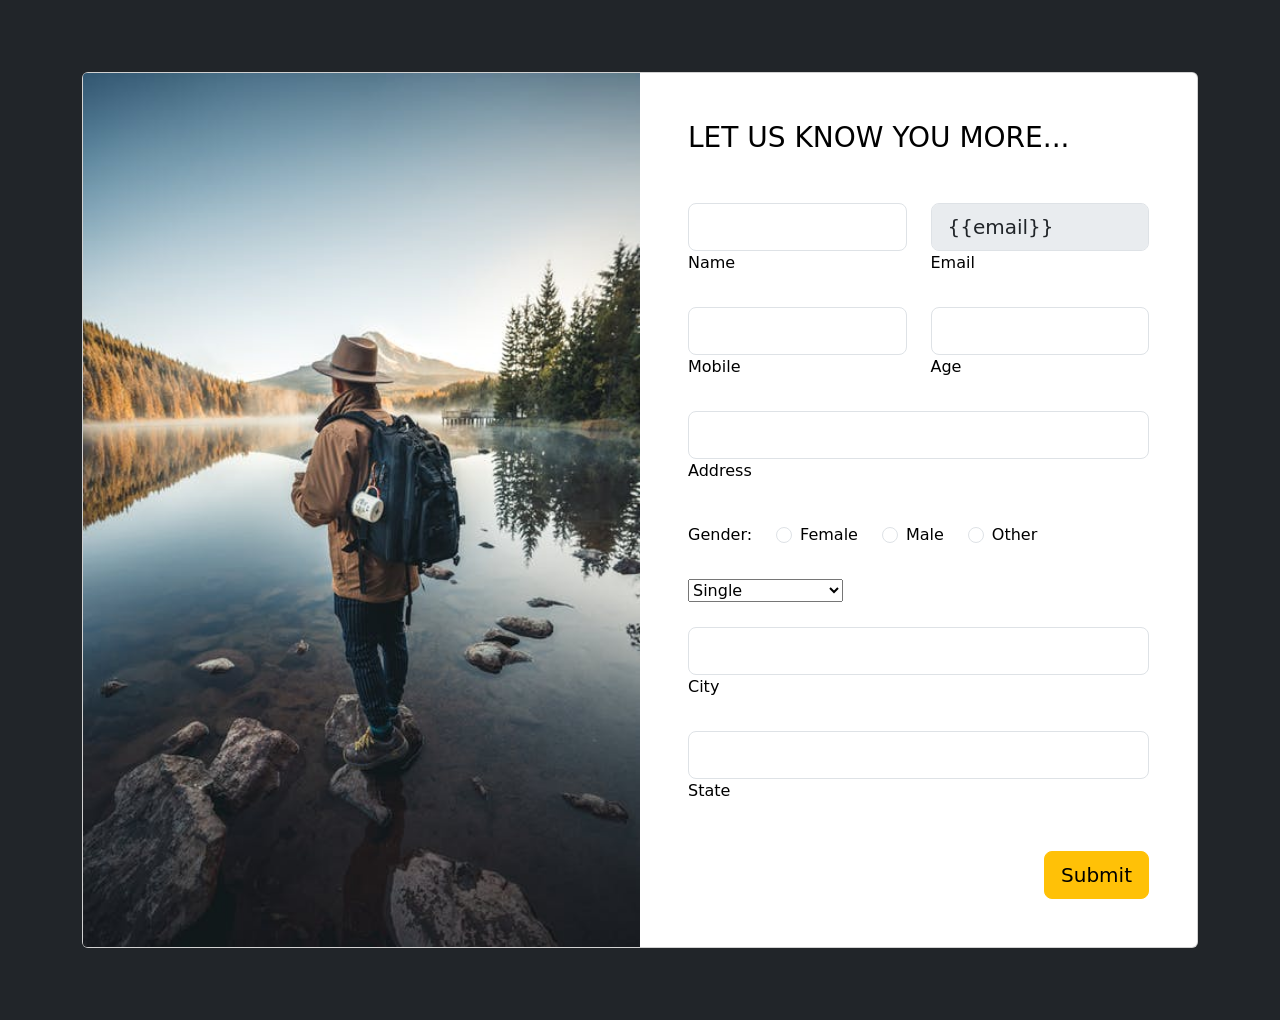
<file: templates/register.html>
<!DOCTYPE html>
<html lang="en">
<head>
    <meta charset="UTF-8">
    <meta http-equiv="X-UA-Compatible" content="IE=edge">
    <meta name="viewport" content="width=device-width, initial-scale=1.0">
    <title>Register</title>
    <!-- CSS only -->
<link href="https://cdn.jsdelivr.net/npm/bootstrap@5.1.3/dist/css/bootstrap.min.css" rel="stylesheet" integrity="sha384-1BmE4kWBq78iYhFldvKuhfTAU6auU8tT94WrHftjDbrCEXSU1oBoqyl2QvZ6jIW3" crossorigin="anonymous">
<!-- JavaScript Bundle with Popper -->
<script src="https://cdn.jsdelivr.net/npm/bootstrap@5.1.3/dist/js/bootstrap.bundle.min.js" integrity="sha384-ka7Sk0Gln4gmtz2MlQnikT1wXgYsOg+OMhuP+IlRH9sENBO0LRn5q+8nbTov4+1p" crossorigin="anonymous"></script>
    <style>
        .card-registration .select-input.form-control[readonly]:not([disabled]) {
  font-size: 1rem;
  line-height: 2.15;
  padding-left: .75em;
  padding-right: .75em;
}
.card-registration .select-arrow {
  top: 13px;
}
    </style>
</head>
<body>
    <section class="h-100 bg-dark">
        <div class="container py-5 h-100">
          <div class="row d-flex justify-content-center align-items-center h-100">
            <div class="col">
              <div class="card card-registration my-4">
                <div class="row g-0">
                  <div class="col-xl-6 d-none d-xl-block">
                    <img
                      src="../static/images/reg.jpeg"
                      alt="Sample photo"
                      class="img-fluid"
                      style="border-top-left-radius: .25rem; border-bottom-left-radius: .25rem; height: 100%;"
                    />
                  </div>
                  <div class="col-xl-6">
                    <form action="/registering" method="post">
                    <div class="card-body p-md-5 text-black">
                      <h3 class="mb-5 text-uppercase">Let us Know you more...</h3>
      
                      <div class="row">
                        <div class="col-md-6 mb-4">
                          <div class="form-outline">
                            <input type="text" id="form3Example1m" class="form-control form-control-lg" name="name" required/>
                            <label class="form-label" for="form3Example1m">Name</label>
                          </div>
                        </div>
                        <div class="col-md-6 mb-4">
                          <div class="form-outline">
                            <input type="email" id="form3Example1n" class="form-control form-control-lg" value={{email}} name="emai" disabled readonly/>
                            <label class="form-label" for="form3Example1n">Email</label>
                          </div>
                        </div>
                      </div>
      
                      <div class="row">
                        <div class="col-md-6 mb-4">
                          <div class="form-outline">
                            <input type="text" id="form3Example1m1" class="form-control form-control-lg" name="mobile" required/>
                            <label class="form-label" for="form3Example1m1">Mobile</label>
                          </div>
                        </div>
                        <div class="col-md-6 mb-4">
                          <div class="form-outline">
                            <input type="number" id="form3Example1n1" class="form-control form-control-lg" name="age" required/>
                            <label class="form-label" for="form3Example1n1">Age</label>
                          </div>
                        </div>
                      </div>
      
                      <div class="form-outline mb-4">
                        <input type="text" id="form3Example8" class="form-control form-control-lg" name="address"/>
                        <label class="form-label" for="form3Example8">Address</label>
                      </div>
      
                      <div class="d-md-flex justify-content-start align-items-center mb-4 py-2" name="gender">
      
                        <h6 class="mb-0 me-4">Gender: </h6>
      
                        <div class="form-check form-check-inline mb-0 me-4">
                          <input
                            class="form-check-input"
                            type="radio"
                            name="inlineRadioOptions"
                            id="femaleGender"
                            value="Female"
                          />
                          <label class="form-check-label" for="femaleGender">Female</label>
                        </div>
      
                        <div class="form-check form-check-inline mb-0 me-4">
                          <input
                            class="form-check-input"
                            type="radio"
                            name="inlineRadioOptions"
                            id="maleGender"
                            value="Male"
                          />
                          <label class="form-check-label" for="maleGender">Male</label>
                        </div>
      
                        <div class="form-check form-check-inline mb-0">
                          <input
                            class="form-check-input"
                            type="radio"
                            name="inlineRadioOptions"
                            id="otherGender"
                            value="Other"
                          />
                          <label class="form-check-label" for="otherGender">Other</label>
                        </div>
                      
                      </div>
                    
                      <div class="row">
                        <div class="col-md-6 mb-4">
      
                          <select class="select" name="married" required>
                            <option value="1" disabled>Marital Status</option>
                            <option value="Single">Single</option>
                            <option value="Married">Married</option>
                            <option value="Divorced">Divorced</option>
                            <option value="NA">Prefer not to say</option>
                          </select>
      
                        </div>
                        <!-- <div class="col-md-6 mb-4">
      
                          <select class="select">
                            <option value="1">City</option>
                            <option value="2">Option 1</option>
                            <option value="3">Option 2</option>
                            <option value="4">Option 3</option>
                          </select>
                          <input type="text" name="city" class="form-control form-control-lg">
      
                        </div> -->
                      </div>
      
                      <!-- <div class="form-outline mb-4">
                        <input type="number" id="form3Example9" class="form-control form-control-lg" name="age" />
                        <label class="form-label" for="form3Example9">Age</label>
                      </div> -->
      
                      <div class="form-outline mb-4">
                        <input type="text" id="form3Example90" class="form-control form-control-lg" name="city" required/>
                        <label class="form-label" for="form3Example90">City</label>
                      </div>
      
                      <!-- <div class="form-outline mb-4">
                        <input type="text" id="form3Example99" class="form-control form-control-lg" />
                        <label class="form-label" for="form3Example99">Course</label>
                      </div> -->
      
                      <div class="form-outline mb-4">
                        <input type="text" id="form3Example97" class="form-control form-control-lg" name="state" required/>
                        <label class="form-label" for="form3Example97">State</label>
                      </div>
      
                      <div class="d-flex justify-content-end pt-3">
                        <!-- <button type="button" class="btn btn-light btn-lg">Reset all</button> -->
                        <button type="submit" class="btn btn-warning btn-lg ms-2">Submit</button>
                      </div>
                    </form>
                    </div>
                  </div>
                </div>
              </div>
            </div>
          </div>
        </div>
      </section>
</body>
</html>
</file>
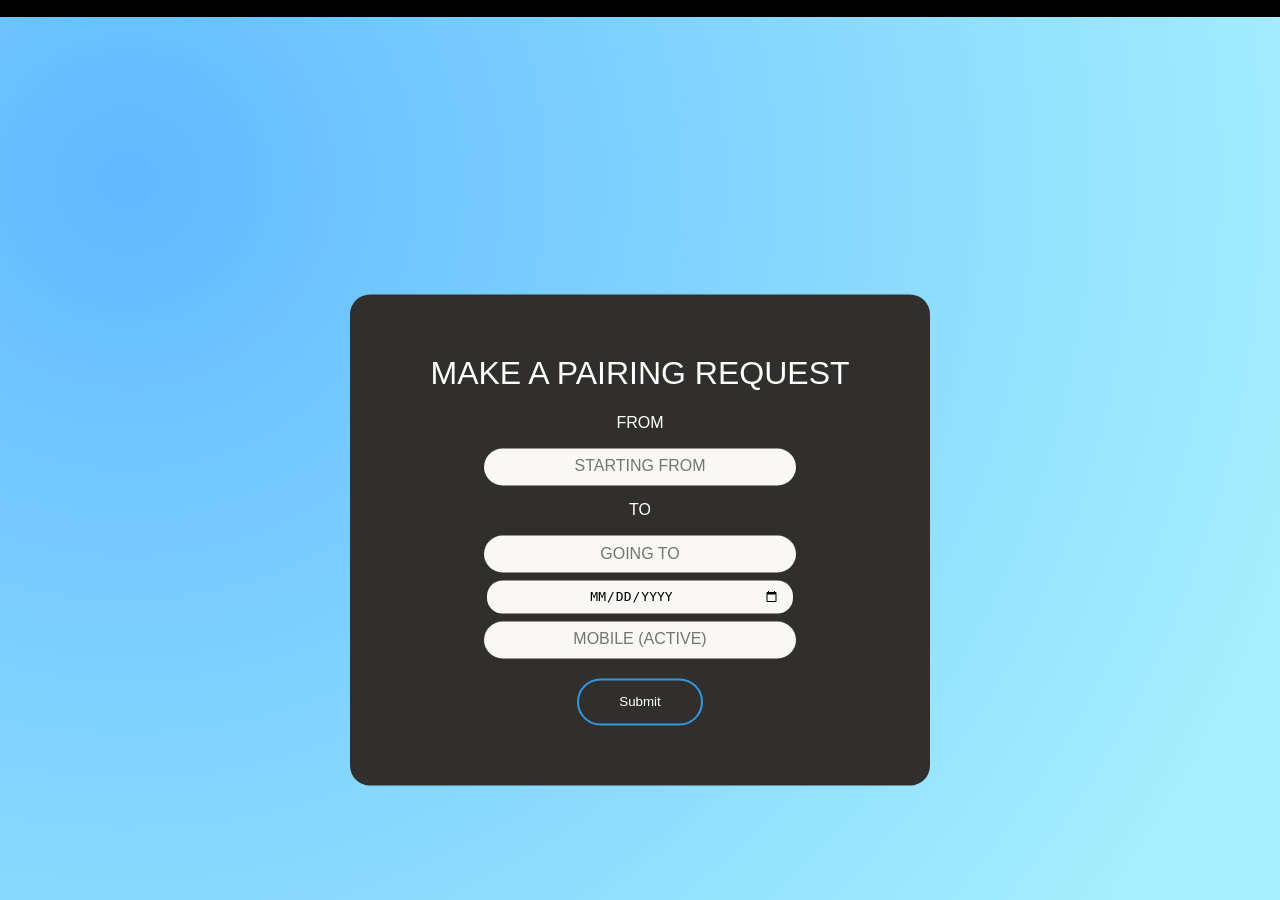
<file: templates/tour_buddy.html>
<!DOCTYPE html>
<html lang="en" style="background: radial-gradient( circle farthest-corner at 10% 20%,  rgba(97,186,255,1) 0%,
 rgba(166,239,253,1) 90.1% ) center center no-repeat fixed">
<head>
    <meta charset="UTF-8">
    <meta http-equiv="X-UA-Compatible" content="IE=edge">
    <meta name="viewport" content="width=device-width, initial-scale=1.0">
    <title>Dashboard</title>
    <style>
        body{
            margin: 5em 0em 4em 0em;
            font-family: sans-serif;
        }
        .nav{
            position: fixed;
            top:0em;
            right: 0em;
            left:0em;
            display: flex;
            flex-direction: row;
            padding: 0.45em 0.3em 0.3em 0.3em;
            color: #fffdfd;
            background-color: black;
            font-size: 1.4em;
            justify-content: space-between;
        }
        .left{
            display: flex;
            flex-direction: column;
            padding: 1em 3em 0.5em 0.5em;
            color:rgb(255, 248, 248);
            background-color: rgb(0, 0, 0);
            font-size: 1.2em;
            width:fit-content;
            margin-left: 0em;
            font-family: sans-serif;
            display: none;
        }
        .func{
            padding: 0.3em 1em 0.3em 0.65em;
            background-color: rgba(120, 120, 120, 0.679);
            border-radius: 0.5em;
            margin: 0.5em 0em;
            transition: all 250ms;
        }
        .func:hover{
            box-shadow: #ffffff 1px 1px 15px 3px;
            font-size: 1.21em;
        }
        button:hover{
            box-shadow: 2px 2px 10px 4px rgba(5, 36, 44,0.8);
        }
        .bt{
            font-size: 0.95em;
            text-decoration: none;
            border-radius: 2em;
            padding: 0.3em 0.6em;
            margin: 0.3em 0.3em;
            background-color: #FF0000;
            transition: all 400ms;
            color: white;
            font-family: sans-serif;
        }
        .bt:hover{
            box-shadow: #aaaaaa 2px 2px 20px 4px;
            font-size: 1em;
            color: rgb(5, 5, 5);
        }
        .fa-bars:hover{
            cursor:pointer;
            transform: rotateZ(180deg);
        }
        
        .cli{
            background-color: #ffffff46;
            padding: 1em 1.5em;
            width: 22em;
            height: fit-content;
            font-size: 1.4em;
            margin: 1em auto;
            border-radius: 1em;
            transition: all 600ms;
        }
        .content{
            padding: 1em 1.5em;
            width:18em;
            font-size: 1.2em;
            height: fit-content;
            transition: all 600ms;
        }
        .in{
            text-align: center;
            padding: 0.6em 1em;
            font-size: 1em;
            margin: 0.5em auto;
            display: block;
            background-color: rgb(250, 248, 244) !important;
            border-color: #2ecc71;
            border: 10px;
            border-radius: 1.2em;
            text-align: center;
            background:none;
            display: block;
            text-transform: uppercase;
            transition: 250ms;
            width:280px;
        }
       
         .sun{  width: 500px;
            padding: 40px;
            position: absolute;
            top: 60%;
            left: 50%;
            transform: translate(-50%,-50%);
            background : #312e2e;
            text-align: center;
            border-radius:20px;
        }
.sun h1{     text-transform: uppercase;
font-weight: 500;
color:white;}
.sun p{     text-transform: uppercase;
    font-weight: 200;
    color:white;}

    .sun input[type="submit"]{  border:0;
        background:none;
        display:block;  
        margin: 20px auto;
        text-align: center; 
        border : 2px solid #3498db;
        padding: 14px 40px ;
        outline:none;
        color:white;
         border-radius: 24px;
         transition: 0.25s;}
         .sun input[type="submit"]:hover{    background-color:#2ecc71;}
    </style>
</head>
<body>
    <div class="nav">
        </div>
    </div>
    <div style="display: flex;">
            <div style="flex-grow: 1;">
                <i class="fas fa-bars" style="font-size: 2em; margin: 0em 0.31em;transition: all 700ms;"></i>
                <div class="left">
                    <!-- <div>Hello, {{name}}</div> -->
                    <div class="func"><a href="cashierpswd.html" style="color:white;text-decoration:none;">change password</a></div>
                    <!-- <div class="func"><a href="cashierprivacy.html" style="color:white;text-decoration:none;">change privacy key</a></div> -->
                </div>
            </div>
    </div>
    <form class="tr" method="POST" action="/pairup">
        <div class="sun">
        <h1>Make a Pairing Request</h1>
        <p> From</p>
        <input type="text" placeholder="Starting from" name="from" class="in" required>
        <p>To</p>
        <input type="name" placeholder="going to"required name="travel" class="in" autocomplete="none">
        <input type="date" placeholder="Enter Date"required name="date" class="in">
        <input type="phone number" placeholder="Mobile (Active)"required name="mobile" class="in">
        <input type="submit" value="Submit">
    </div>
    </form>
</body>
</html>
</file>
